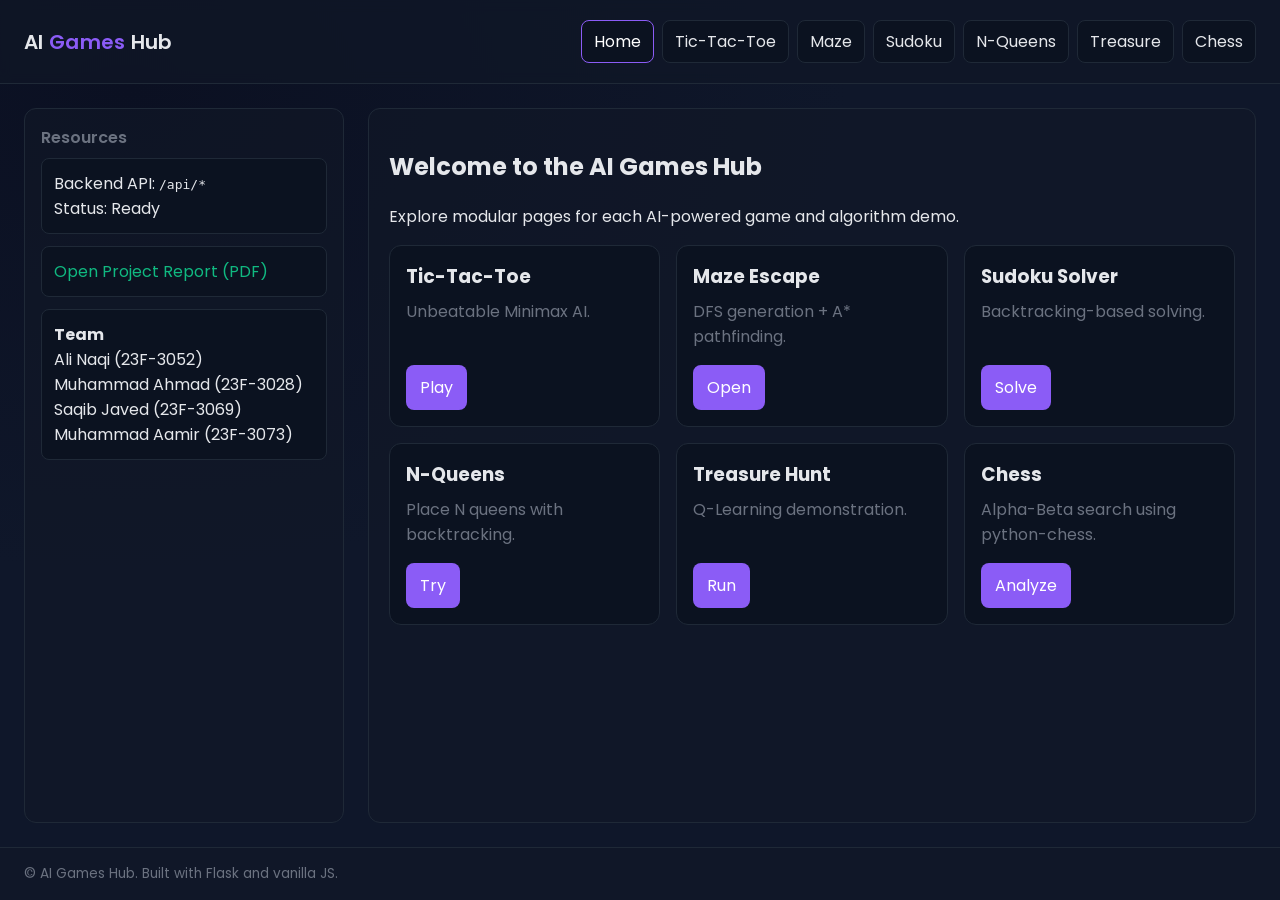
<file: index.html>
<!DOCTYPE html>
<html lang="en">
  <head>
    <meta charset="UTF-8" />
    <meta name="viewport" content="width=device-width, initial-scale=1.0" />
    <title>AI Games Hub</title>
    <link rel="stylesheet" href="/assets/css/styles.css" />
  </head>
  <body>
    <header>
      <div class="brand">AI <span class="accent">Games</span> Hub</div>
      <nav>
        <a href="/" class="active">Home</a>
        <a href="/pages/tictactoe.html">Tic-Tac-Toe</a>
        <a href="/pages/maze.html">Maze</a>
        <a href="/pages/sudoku.html">Sudoku</a>
        <a href="/pages/nqueens.html">N-Queens</a>
        <a href="/pages/treasure.html">Treasure</a>
        <a href="/pages/chess.html">Chess</a>
      </nav>
    </header>
    <main>
      <aside class="sidebar">
        <h2>Resources</h2>
        <div class="card">
          <div>Backend API: <code>/api/*</code></div>
          <div>Status: <span id="api-status">Ready</span></div>
        </div>
        <div class="card">
          <a href="/Project Report.pdf" target="_blank">Open Project Report (PDF)</a>
        </div>
        <div class="card">
          <div><strong>Team</strong></div>
          <div>Ali Naqi (23F-3052)</div>
          <div>Muhammad Ahmad (23F-3028)</div>
          <div>Saqib Javed (23F-3069)</div>
          <div>Muhammad Aamir (23F-3073)</div>
        </div>
      </aside>
      <section class="content">
        <h2>Welcome to the AI Games Hub</h2>
        <p>Explore modular pages for each AI-powered game and algorithm demo.</p>
        <div class="grid" style="margin-top: 16px">
          <div class="card-lg">
            <h3>Tic-Tac-Toe</h3>
            <p>Unbeatable Minimax AI.</p>
            <div class="actions"><a class="btn" href="/pages/tictactoe.html">Play</a></div>
          </div>
          <div class="card-lg">
            <h3>Maze Escape</h3>
            <p>DFS generation + A* pathfinding.</p>
            <div class="actions"><a class="btn" href="/pages/maze.html">Open</a></div>
          </div>
          <div class="card-lg">
            <h3>Sudoku Solver</h3>
            <p>Backtracking-based solving.</p>
            <div class="actions"><a class="btn" href="/pages/sudoku.html">Solve</a></div>
          </div>
          <div class="card-lg">
            <h3>N-Queens</h3>
            <p>Place N queens with backtracking.</p>
            <div class="actions"><a class="btn" href="/pages/nqueens.html">Try</a></div>
          </div>
          <div class="card-lg">
            <h3>Treasure Hunt</h3>
            <p>Q-Learning demonstration.</p>
            <div class="actions"><a class="btn" href="/pages/treasure.html">Run</a></div>
          </div>
          <div class="card-lg">
            <h3>Chess</h3>
            <p>Alpha-Beta search using python-chess.</p>
            <div class="actions"><a class="btn" href="/pages/chess.html">Analyze</a></div>
          </div>
        </div>
      </section>
    </main>
    <footer>© AI Games Hub. Built with Flask and vanilla JS.</footer>
  </body>
  </html>
</file>
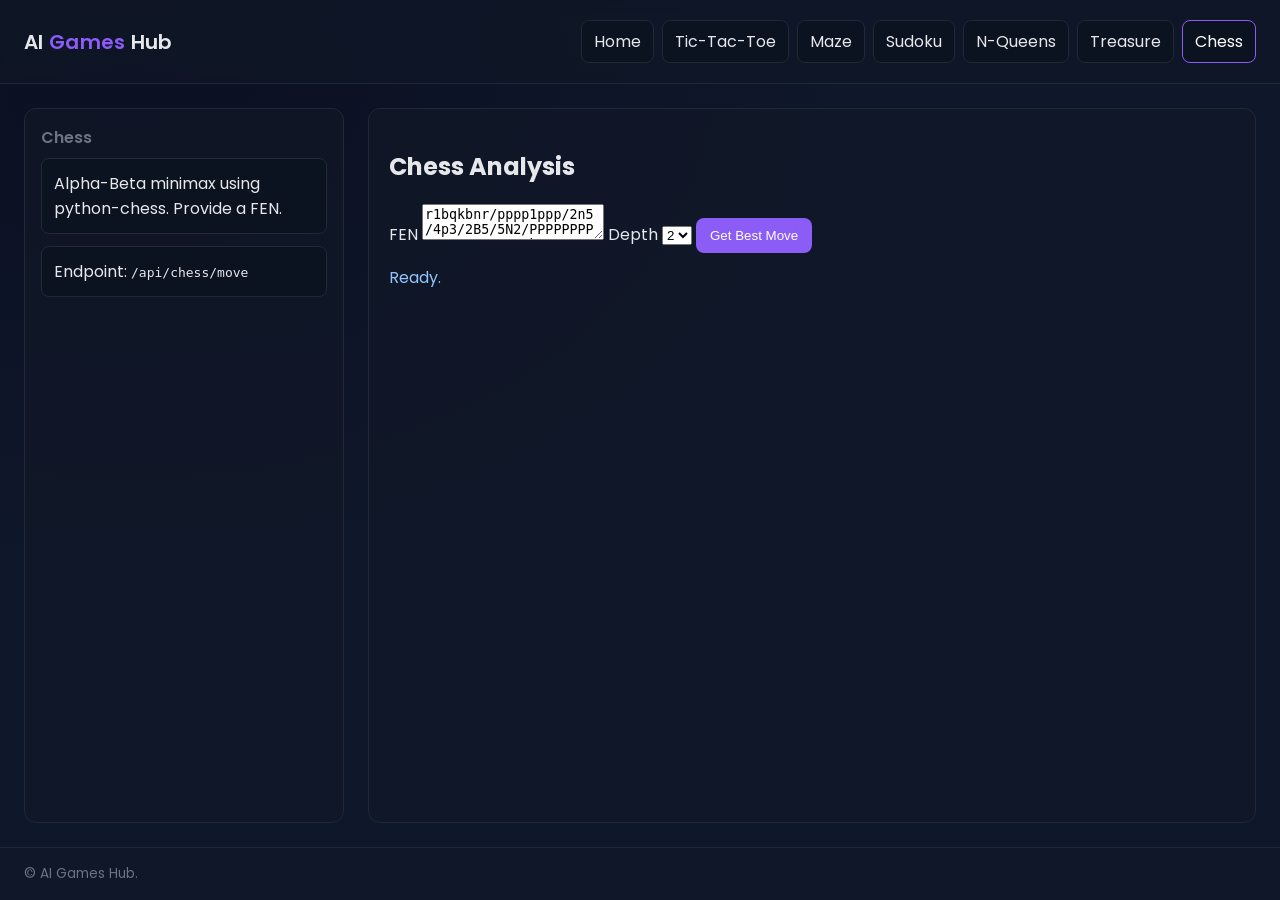
<file: pages/chess.html>
<!DOCTYPE html>
<html lang="en">
  <head>
    <meta charset="UTF-8" />
    <meta name="viewport" content="width=device-width, initial-scale=1.0" />
    <title>Chess • AI Games Hub</title>
    <link rel="stylesheet" href="/assets/css/styles.css" />
  </head>
  <body>
    <header>
      <div class="brand">AI <span class="accent">Games</span> Hub</div>
      <nav>
        <a href="/">Home</a>
        <a href="/pages/tictactoe.html">Tic-Tac-Toe</a>
        <a href="/pages/maze.html">Maze</a>
        <a href="/pages/sudoku.html">Sudoku</a>
        <a href="/pages/nqueens.html">N-Queens</a>
        <a href="/pages/treasure.html">Treasure</a>
        <a href="/pages/chess.html" class="active">Chess</a>
      </nav>
    </header>
    <main>
      <aside class="sidebar">
        <h2>Chess</h2>
        <div class="card">Alpha-Beta minimax using python-chess. Provide a FEN.</div>
        <div class="card">Endpoint: <code>/api/chess/move</code></div>
      </aside>
      <section class="content">
        <h2>Chess Analysis</h2>
        <div class="row" style="align-items:flex-start">
          <label style="flex:1">FEN
            <textarea id="ch-fen" placeholder="Enter FEN here">r1bqkbnr/pppp1ppp/2n5/4p3/2B5/5N2/PPPPPPPP/RNBQK2R w KQkq - 2 3</textarea>
          </label>
          <label>Depth <select id="ch-depth"><option>1</option><option selected>2</option><option>3</option></select></label>
          <button class="btn" id="ch-move">Get Best Move</button>
        </div>
        <div id="ch-output" style="margin-top:12px;color:#93c5fd">Ready.</div>
      </section>
    </main>
    <footer>© AI Games Hub.</footer>
    <script type="module" src="/assets/js/chess.js"></script>
  </body>
</html>
</file>
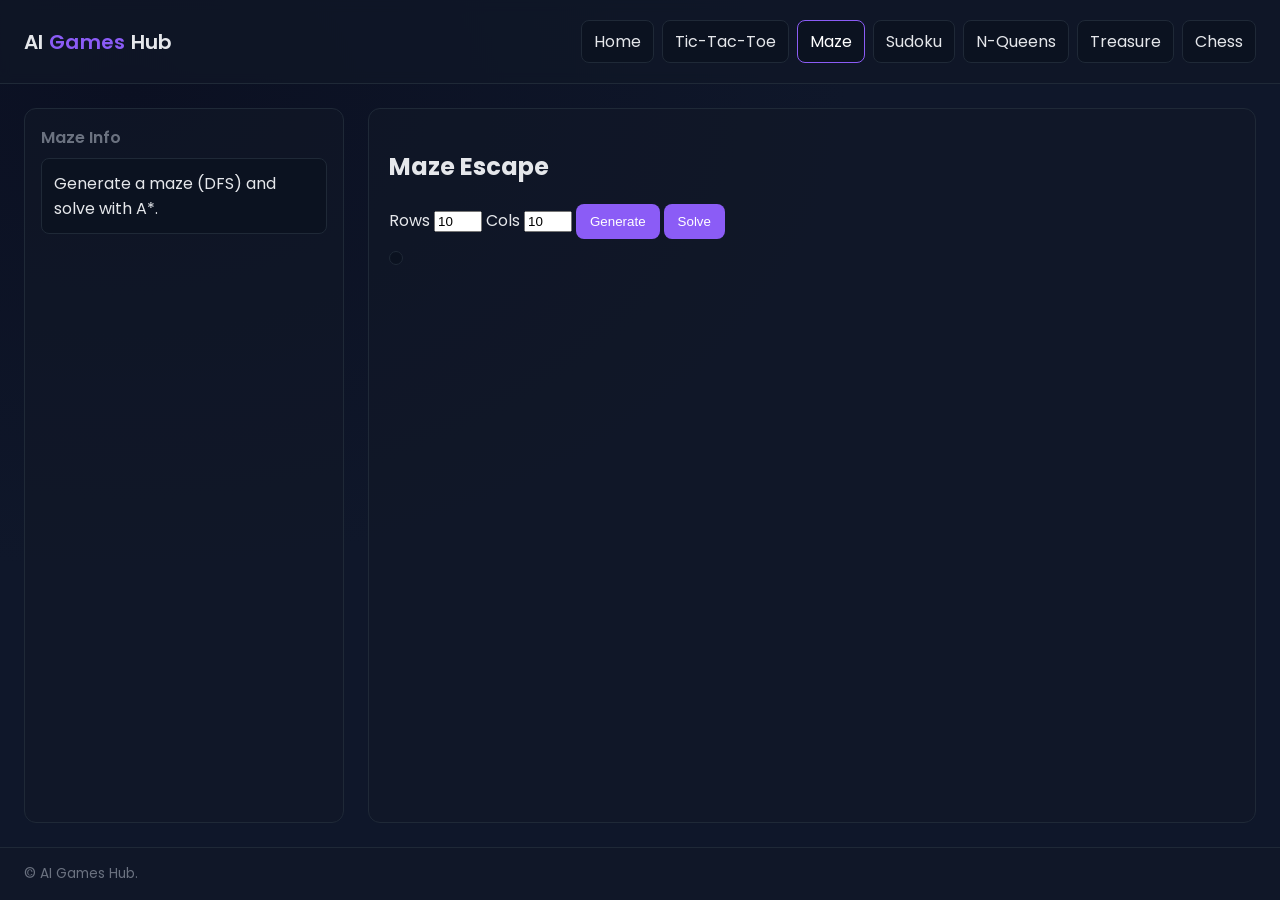
<file: pages/maze.html>
<!DOCTYPE html>
<html lang="en">
  <head>
    <meta charset="UTF-8" />
    <meta name="viewport" content="width=device-width, initial-scale=1.0" />
    <title>Maze • AI Games Hub</title>
    <link rel="stylesheet" href="/assets/css/styles.css" />
  </head>
  <body>
    <header>
      <div class="brand">AI <span class="accent">Games</span> Hub</div>
      <nav>
        <a href="/">Home</a>
        <a href="/pages/tictactoe.html">Tic-Tac-Toe</a>
        <a href="/pages/maze.html" class="active">Maze</a>
        <a href="/pages/sudoku.html">Sudoku</a>
        <a href="/pages/nqueens.html">N-Queens</a>
        <a href="/pages/treasure.html">Treasure</a>
        <a href="/pages/chess.html">Chess</a>
      </nav>
    </header>
    <main>
      <aside class="sidebar">
        <h2>Maze Info</h2>
        <div class="card">Generate a maze (DFS) and solve with A*.</div>
      </aside>
      <section class="content">
        <h2>Maze Escape</h2>
        <div class="row">
          <label>Rows <input id="maze-rows" type="number" min="2" max="50" value="10" /></label>
          <label>Cols <input id="maze-cols" type="number" min="2" max="50" value="10" /></label>
          <button class="btn" id="maze-generate">Generate</button>
          <button class="btn" id="maze-solve">Solve</button>
        </div>
        <div id="maze-grid" class="maze-grid" style="margin-top:12px"></div>
      </section>
    </main>
    <footer>© AI Games Hub.</footer>
    <script type="module" src="/assets/js/maze.js"></script>
  </body>
</html>
</file>
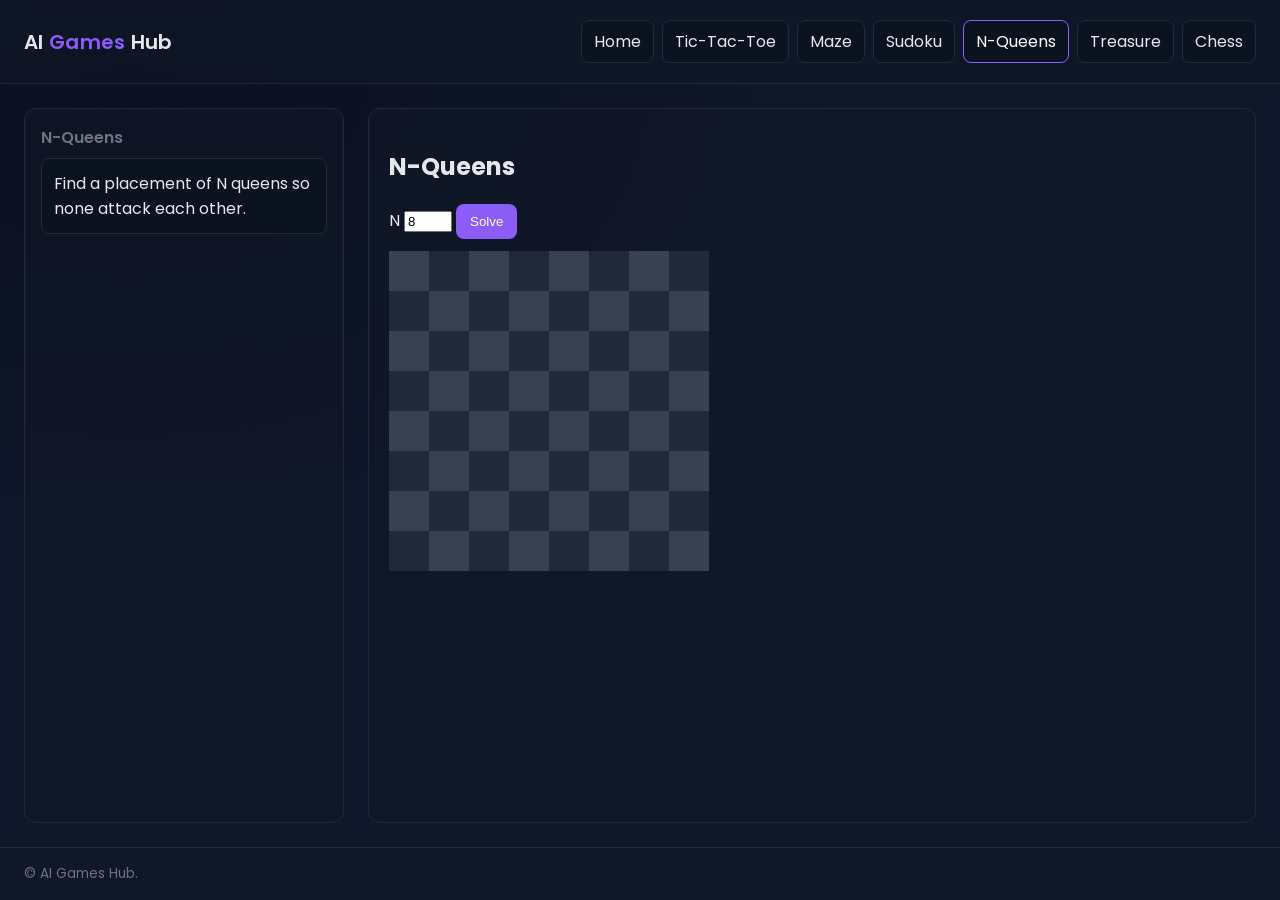
<file: pages/nqueens.html>
<!DOCTYPE html>
<html lang="en">
  <head>
    <meta charset="UTF-8" />
    <meta name="viewport" content="width=device-width, initial-scale=1.0" />
    <title>N-Queens • AI Games Hub</title>
    <link rel="stylesheet" href="/assets/css/styles.css" />
  </head>
  <body>
    <header>
      <div class="brand">AI <span class="accent">Games</span> Hub</div>
      <nav>
        <a href="/">Home</a>
        <a href="/pages/tictactoe.html">Tic-Tac-Toe</a>
        <a href="/pages/maze.html">Maze</a>
        <a href="/pages/sudoku.html">Sudoku</a>
        <a href="/pages/nqueens.html" class="active">N-Queens</a>
        <a href="/pages/treasure.html">Treasure</a>
        <a href="/pages/chess.html">Chess</a>
      </nav>
    </header>
    <main>
      <aside class="sidebar">
        <h2>N-Queens</h2>
        <div class="card">Find a placement of N queens so none attack each other.</div>
      </aside>
      <section class="content">
        <h2>N-Queens</h2>
        <div class="row">
          <label>N <input id="nq-n" type="number" min="1" max="14" value="8" /></label>
          <button class="btn" id="nq-solve">Solve</button>
        </div>
        <div id="nq-board" style="margin-top:12px"></div>
      </section>
    </main>
    <footer>© AI Games Hub.</footer>
    <script type="module" src="/assets/js/nqueens.js"></script>
  </body>
</html>
</file>
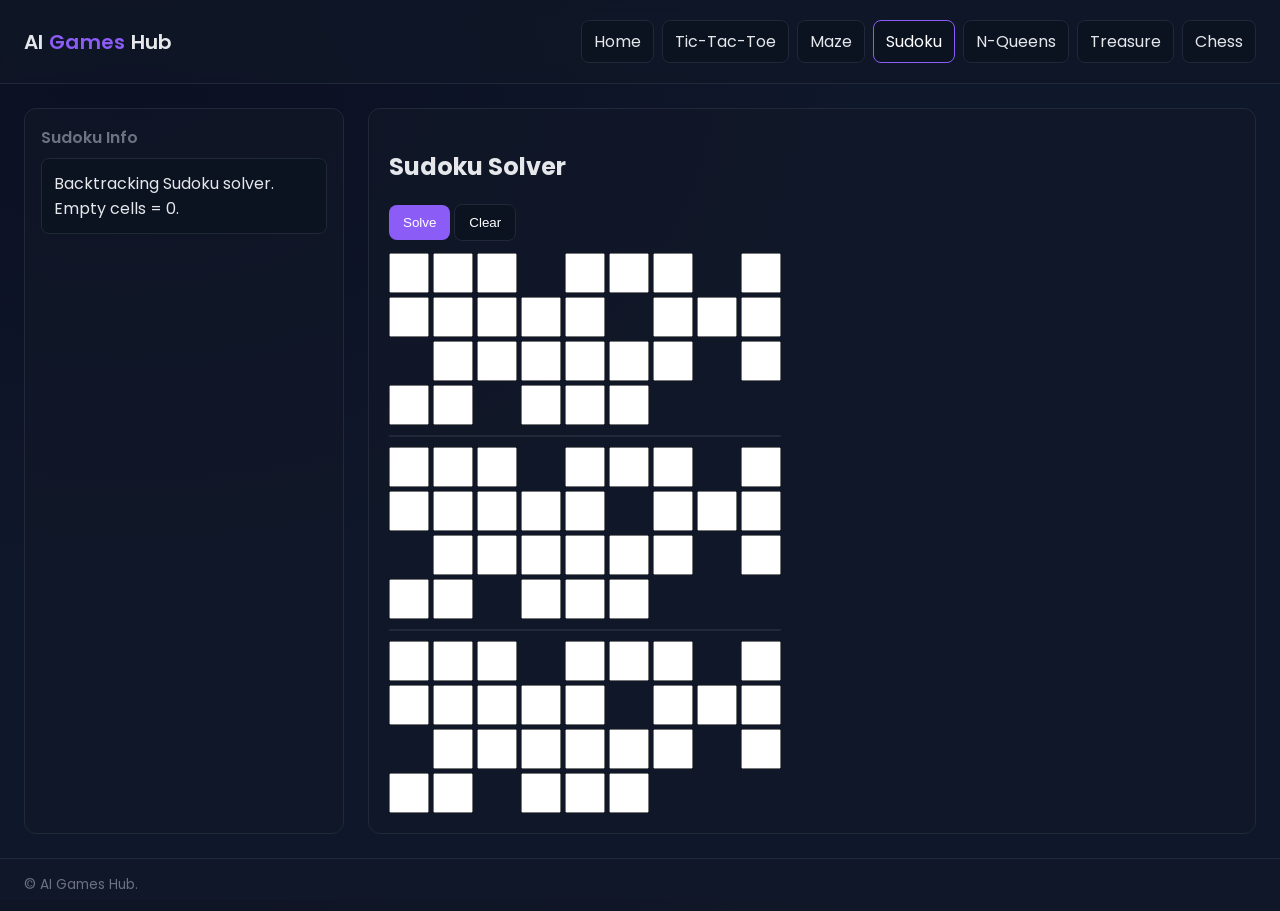
<file: pages/sudoku.html>
<!DOCTYPE html>
<html lang="en">
  <head>
    <meta charset="UTF-8" />
    <meta name="viewport" content="width=device-width, initial-scale=1.0" />
    <title>Sudoku • AI Games Hub</title>
    <link rel="stylesheet" href="/assets/css/styles.css" />
  </head>
  <body>
    <header>
      <div class="brand">AI <span class="accent">Games</span> Hub</div>
      <nav>
        <a href="/">Home</a>
        <a href="/pages/tictactoe.html">Tic-Tac-Toe</a>
        <a href="/pages/maze.html">Maze</a>
        <a href="/pages/sudoku.html" class="active">Sudoku</a>
        <a href="/pages/nqueens.html">N-Queens</a>
        <a href="/pages/treasure.html">Treasure</a>
        <a href="/pages/chess.html">Chess</a>
      </nav>
    </header>
    <main>
      <aside class="sidebar">
        <h2>Sudoku Info</h2>
        <div class="card">Backtracking Sudoku solver. Empty cells = 0.</div>
      </aside>
      <section class="content">
        <h2>Sudoku Solver</h2>
        <div class="row">
          <button class="btn" id="sudoku-solve">Solve</button>
          <button class="btn secondary" id="sudoku-clear">Clear</button>
        </div>
        <div id="sudoku-grid" class="sudoku-grid" style="margin-top:12px"></div>
      </section>
    </main>
    <footer>© AI Games Hub.</footer>
    <script type="module" src="/assets/js/sudoku.js"></script>
  </body>
</html>
</file>
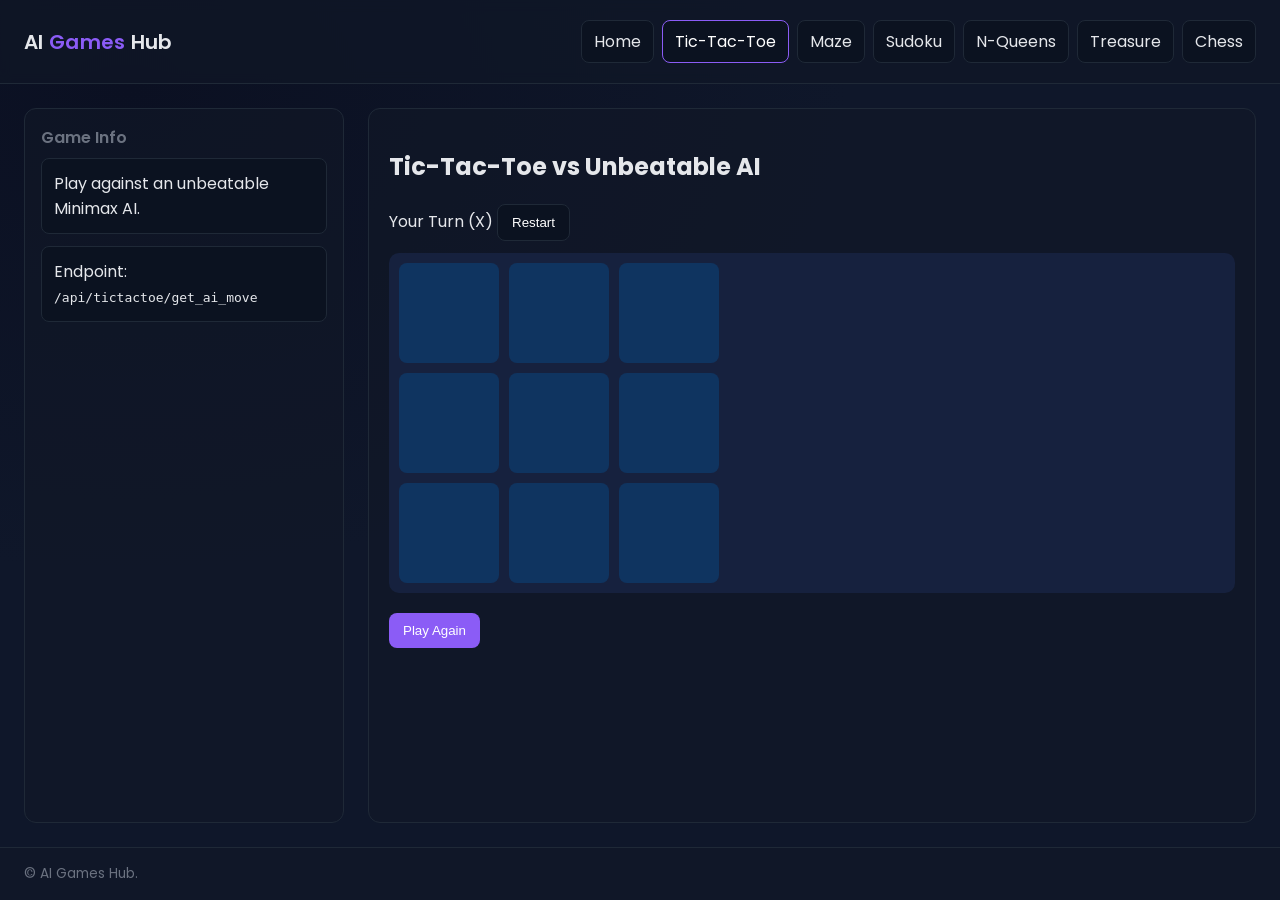
<file: pages/tictactoe.html>
<!DOCTYPE html>
<html lang="en">
  <head>
    <meta charset="UTF-8" />
    <meta name="viewport" content="width=device-width, initial-scale=1.0" />
    <title>Tic-Tac-Toe • AI Games Hub</title>
    <link rel="stylesheet" href="/assets/css/styles.css" />
  </head>
  <body>
    <header>
      <div class="brand">AI <span class="accent">Games</span> Hub</div>
      <nav>
        <a href="/">Home</a>
        <a href="/pages/tictactoe.html" class="active">Tic-Tac-Toe</a>
        <a href="/pages/maze.html">Maze</a>
        <a href="/pages/sudoku.html">Sudoku</a>
        <a href="/pages/nqueens.html">N-Queens</a>
        <a href="/pages/treasure.html">Treasure</a>
        <a href="/pages/chess.html">Chess</a>
      </nav>
    </header>
    <main>
      <aside class="sidebar">
        <h2>Game Info</h2>
        <div class="card">Play against an unbeatable Minimax AI.</div>
        <div class="card">Endpoint: <code>/api/tictactoe/get_ai_move</code></div>
      </aside>
      <section class="content">
        <h2>Tic-Tac-Toe vs Unbeatable AI</h2>
        <div class="row">
          <span id="ttt-status">Your Turn (X)</span>
          <button class="btn secondary" id="ttt-restart">Restart</button>
        </div>
        <div id="ttt-board" style="margin-top:12px"></div>
        <div id="ttt-modal" class="modal-overlay">
          <div class="modal-content">
            <h2 id="ttt-modal-msg"></h2>
            <button class="btn" id="ttt-restart-2">Play Again</button>
          </div>
        </div>
      </section>
    </main>
    <footer>© AI Games Hub.</footer>
    <script type="module" src="/assets/js/tictactoe.js"></script>
  </body>
</html>
</file>
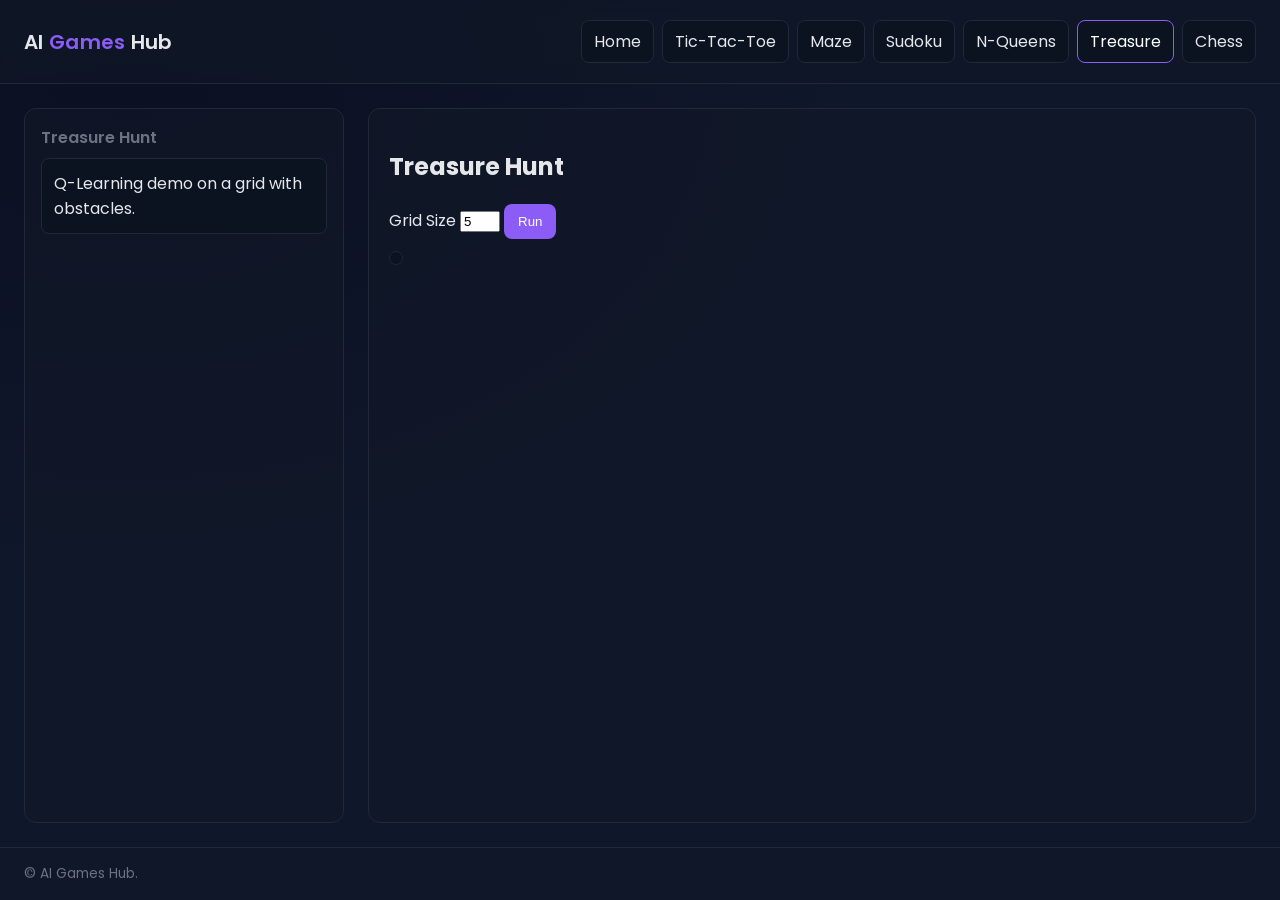
<file: pages/treasure.html>
<!DOCTYPE html>
<html lang="en">
  <head>
    <meta charset="UTF-8" />
    <meta name="viewport" content="width=device-width, initial-scale=1.0" />
    <title>Treasure Hunt • AI Games Hub</title>
    <link rel="stylesheet" href="/assets/css/styles.css" />
  </head>
  <body>
    <header>
      <div class="brand">AI <span class="accent">Games</span> Hub</div>
      <nav>
        <a href="/">Home</a>
        <a href="/pages/tictactoe.html">Tic-Tac-Toe</a>
        <a href="/pages/maze.html">Maze</a>
        <a href="/pages/sudoku.html">Sudoku</a>
        <a href="/pages/nqueens.html">N-Queens</a>
        <a href="/pages/treasure.html" class="active">Treasure</a>
        <a href="/pages/chess.html">Chess</a>
      </nav>
    </header>
    <main>
      <aside class="sidebar">
        <h2>Treasure Hunt</h2>
        <div class="card">Q-Learning demo on a grid with obstacles.</div>
      </aside>
      <section class="content">
        <h2>Treasure Hunt</h2>
        <div class="row">
          <label>Grid Size <input id="tr-size" type="number" min="3" max="8" value="5" /></label>
          <button class="btn" id="tr-run">Run</button>
        </div>
        <div id="tr-grid" class="maze-grid" style="margin-top:12px"></div>
      </section>
    </main>
    <footer>© AI Games Hub.</footer>
    <script type="module" src="/assets/js/treasure.js"></script>
  </body>
</html>
</file>
<file: assets/css/styles.css>
@import url('https://fonts.googleapis.com/css2?family=Poppins:wght@400;600&display=swap');
:root {
  --bg-color: #0f172a;
  --panel-bg: #111827;
  --accent: #8b5cf6;
  --accent-2: #10b981;
  --muted: #6b7280;
  --text: #e5e7eb;
  --danger: #ef4444;
  --board-bg: #16213e;
  --cell-bg: #0f3460;
  --player-x-color: #e94560;
  --player-o-color: #53a8b6;
  --win-line-color: #fca311;
}
* { box-sizing: border-box; }
html, body { height: 100%; }
body {
  font-family: 'Poppins', sans-serif;
  background: radial-gradient(1200px 800px at 10% 10%, #0b1022, #0f172a 60%);
  color: var(--text);
  margin: 0;
  display: flex; flex-direction: column; min-height: 100vh;
}
header {
  padding: 20px 24px; display: flex; align-items: center; justify-content: space-between;
  background: rgba(17, 24, 39, 0.7); backdrop-filter: blur(6px); border-bottom: 1px solid #1f2937;
}
.brand { font-weight: 600; font-size: 1.25rem; letter-spacing: 0.3px; }
.brand .accent { color: var(--accent); }
nav { display: flex; flex-wrap: wrap; gap: 8px; }
nav a, nav button { border: 1px solid #1f2937; background: #0b1220; color: var(--text); padding: 8px 12px; border-radius: 8px; cursor: pointer; text-decoration: none; transition: all 0.15s ease; }
nav a:hover, nav button:hover, nav .active { border-color: var(--accent); color: #fff; }
main { display: grid; grid-template-columns: 320px 1fr; gap: 24px; padding: 24px; flex: 1; }
.sidebar { background: rgba(17, 24, 39, 0.6); border: 1px solid #1f2937; border-radius: 12px; padding: 16px; }
.sidebar h2 { margin: 0 0 8px; font-size: 1rem; color: var(--muted); font-weight: 600; }
.sidebar .card { background: #0b1220; border: 1px solid #1f2937; padding: 12px; border-radius: 8px; margin-bottom: 12px; }
.sidebar a { color: var(--accent-2); text-decoration: none; }
.content { background: rgba(17, 24, 39, 0.6); border: 1px solid #1f2937; border-radius: 12px; padding: 20px; min-height: 520px; }
footer { padding: 16px 24px; color: var(--muted); font-size: 0.85rem; border-top: 1px solid #1f2937; background: rgba(17,24,39,0.6); }

/* Cards */
.grid { display: grid; grid-template-columns: repeat(auto-fill, minmax(240px, 1fr)); gap: 16px; }
.card-lg { background:#0b1220; border:1px solid #1f2937; border-radius:12px; padding:16px; display:flex; flex-direction:column; gap:8px; }
.card-lg h3 { margin: 0; }
.card-lg p { margin: 0 0 8px; color: var(--muted); }
.card-lg .actions { margin-top:auto; display:flex; gap:8px; }
.btn { background: var(--accent); color: white; border: none; border-radius: 8px; padding: 10px 14px; cursor: pointer; text-decoration:none; }
.btn.secondary { background: #0b1220; border: 1px solid #1f2937; }
.btn.danger { background: var(--danger); }

/* Tic-Tac-Toe */
#ttt-board { display: grid; grid-template-columns: repeat(3, 100px); grid-template-rows: repeat(3, 100px); gap: 10px; background: var(--board-bg); padding: 10px; border-radius: 10px; }
#ttt-board.disabled { opacity: 0.6; pointer-events: none; }
.cell { background: var(--cell-bg); border-radius: 8px; display: flex; align-items: center; justify-content: center; font-size: 3.2rem; font-weight: 600; cursor: pointer; user-select: none; transition: background 0.15s; }
.cell:hover { background: #1f4068; }
.cell.x { color: var(--player-x-color); }
.cell.o { color: var(--player-o-color); }
.cell.win { background-color: rgba(252, 163, 17, 0.3); }

/* Maze */
.maze-grid { display: inline-grid; gap: 2px; background: #0b1220; padding: 6px; border-radius: 8px; border: 1px solid #1f2937; }
.maze-cell { width: 20px; height: 20px; border-radius: 4px; }
.maze-wall { background: #111827; }
.maze-path { background: #10b981; }
.maze-free { background: #374151; }
.maze-start { background: #2563eb; }
.maze-goal { background: #f59e0b; }

/* Sudoku */
.sudoku-grid { display: grid; grid-template-columns: repeat(9, 40px); gap: 4px; }
.sudoku-cell { width: 40px; height: 40px; text-align: center; font-size: 1rem; }
.sudoku-subgrid { box-shadow: inset 0 0 0 2px #1f2937; }

/* N-Queens */
.board { display: grid; grid-template-columns: repeat(var(--n), 40px); grid-template-rows: repeat(var(--n), 40px); }
.square { width: 40px; height: 40px; display: flex; align-items: center; justify-content: center; font-size: 20px; }
.sq-dark { background: #1f2937; }
.sq-light { background: #374151; }
.queen { color: #fbbf24; font-weight: 700; }
</file>
